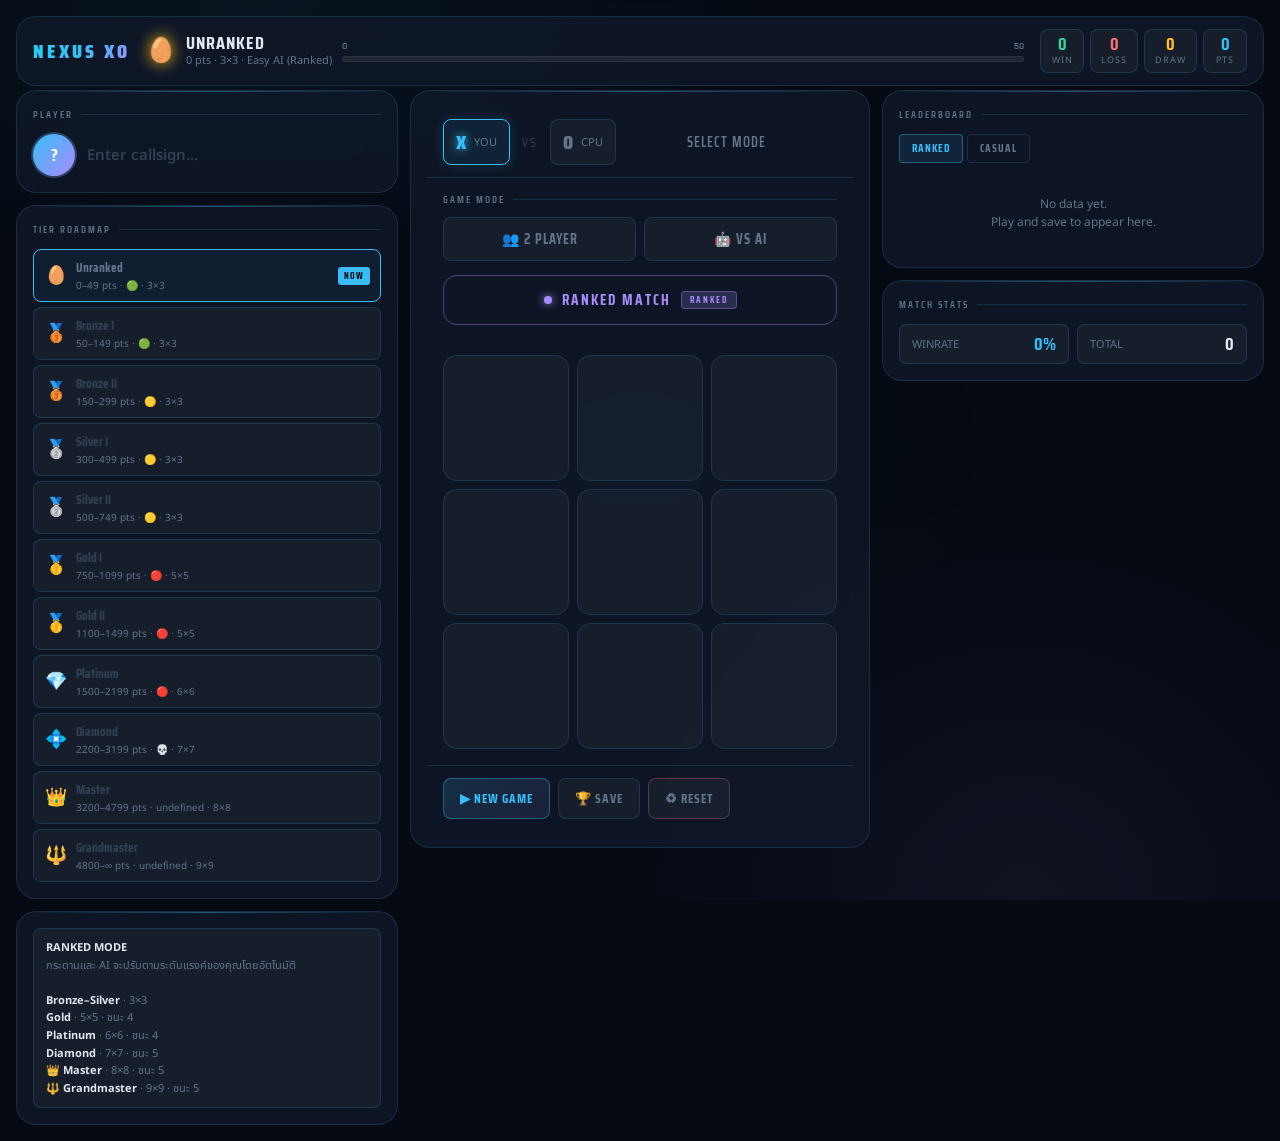
<file: index.html>
<!DOCTYPE html>
<html lang="th">
<head>
<meta charset="UTF-8">
<meta name="viewport" content="width=device-width, initial-scale=1.0">
<title>NEXUS XO — Competitive</title>
<link href="https://fonts.googleapis.com/css2?family=Rajdhani:wght@400;600;700&family=Saira+Condensed:wght@400;600;700;900&family=Noto+Sans+Thai:wght@400;600;700&display=swap" rel="stylesheet">
<link rel="stylesheet" href="nexus-xo.css">
</head>
<body>

<!-- TOAST -->
<div class="toast" id="toast"></div>

<!-- MATCH RESULT POPUP -->
<div class="popup-overlay" id="popupOverlay">
  <div class="popup" id="popup">
    <div class="result-eyebrow" id="popupEyebrow">MATCH RESULT</div>
    <div class="result-title" id="popupTitle">VICTORY</div>
    <div class="result-subtitle" id="popupSubtitle">ผู้เล่น X ชนะ</div>
    <div class="rankup-banner" id="rankupBanner">⚡ RANK UP!</div>
    <div class="result-xp-block">
      <div class="xp-delta" id="popupXpDelta">+0 PTS</div>
      <div class="result-bar-label">
        <span id="popupRankLabel">Bronze I</span>
        <span id="popupPtsLabel">0 pts</span>
      </div>
      <div class="result-xp-track"><div class="result-xp-fill" id="popupXpFill"></div></div>
    </div>
    <div class="popup-actions">
      <button class="popup-btn popup-btn-primary" onclick="popupPlayAgain()">▶ PLAY AGAIN</button>
      <button class="popup-btn popup-btn-secondary" onclick="closePopup()">✕ EXIT</button>
    </div>
  </div>
</div>

<div class="app">

<!-- TOP BAR -->
<div class="topbar">
  <div class="topbar-brand">NEXUS XO</div>
  <div class="topbar-rank-area">
    <div class="topbar-rank-row">
      <span class="rank-icon-lg" id="rankIcon">🥚</span>
      <div class="rank-info-block">
        <div class="rank-title" id="rankTitle">UNRANKED</div>
        <div class="rank-sub" id="rankSub">0 pts · 3×3 · Easy AI (Ranked)</div>
      </div>
      <div class="xp-bar-wrap">
        <div class="xp-bar-label">
          <span id="xpBarCur">0</span>
          <span id="xpBarNext">50</span>
        </div>
        <div class="xp-bar-track"><div class="xp-bar-fill" id="xpBarFill" style="width:0%"></div></div>
      </div>
    </div>
  </div>
  <div class="topbar-right">
    <div class="score-pills">
      <div class="score-pill win"><div class="score-pill-num" id="sx">0</div><div class="score-pill-lbl">WIN</div></div>
      <div class="score-pill loss"><div class="score-pill-num" id="so">0</div><div class="score-pill-lbl">LOSS</div></div>
      <div class="score-pill draw"><div class="score-pill-num" id="sd">0</div><div class="score-pill-lbl">DRAW</div></div>
      <div class="score-pill pts"><div class="score-pill-num" id="spTotal">0</div><div class="score-pill-lbl">PTS</div></div>
    </div>
  </div>
</div>

<!-- LEFT COLUMN -->
<div class="col-left">
  <div class="panel sidebar-section">
    <div class="panel-title">
      <div class="label">Player</div>
      <div class="section-line"></div>
    </div>
    <div class="player-card" style="padding:0">
      <div class="avatar" id="avatarLeft">?</div>
      <input class="player-name-input" type="text" id="playerName" placeholder="Enter callsign..." maxlength="16" oninput="updateName()">
    </div>
  </div>
  <div class="panel sidebar-section">
    <div class="panel-title">
      <div class="label">Tier Roadmap</div>
      <div class="section-line"></div>
    </div>
    <div class="tier-list" id="tierList"></div>
  </div>
  <div class="panel">
    <div class="help-tip">
      <strong>RANKED MODE</strong><br>
      กระดานและ AI จะปรับตามระดับแรงค์ของคุณโดยอัตโนมัติ<br><br>
      <strong>Bronze–Silver</strong> · 3×3<br>
      <strong>Gold</strong> · 5×5 · ชนะ 4<br>
      <strong>Platinum</strong> · 6×6 · ชนะ 4<br>
      <strong>Diamond</strong> · 7×7 · ชนะ 5<br>
      <strong>👑 Master</strong> · 8×8 · ชนะ 5<br>
      <strong>🔱 Grandmaster</strong> · 9×9 · ชนะ 5
    </div>
  </div>
</div>

<!-- CENTER COLUMN (GAME) -->
<div class="col-center">
  <div class="panel" id="gamePanel">
    <div class="game-header">
      <div class="vs-row">
        <div class="player-chip active-turn" id="chipX">
          <span class="chip-sym">X</span>
          <span class="chip-lbl" id="chipXLbl">YOU</span>
        </div>
        <span class="vs-divider">VS</span>
        <div class="player-chip" id="chipO">
          <span class="chip-sym">O</span>
          <span class="chip-lbl" id="chipOLbl">CPU</span>
        </div>
      </div>
      <div class="game-status-area">
        <div class="game-status" id="status">SELECT MODE</div>
        <div class="thinking-label" id="thinkingLabel">
          🤖 Thinking
          <div class="thinking-dots"><span></span><span></span><span></span></div>
        </div>
      </div>
    </div>

    <div class="mode-section">
      <div class="section-header">
        <div class="label">Game Mode</div>
        <div class="section-line"></div>
      </div>
      <div class="mode-row">
        <button class="mode-btn" onclick="setMode('player',this)"><span>👥 2 PLAYER</span></button>
        <button class="mode-btn" onclick="setMode('ai',this)"><span>🤖 VS AI</span></button>
      </div>
      <div id="aiLevelArea" style="display:none;margin-top:8px;">
        <div class="ai-level-row">
          <button class="ai-btn" onclick="setAILevel('easy',this)">🟢 EASY</button>
          <button class="ai-btn" onclick="setAILevel('medium',this)">🟡 MEDIUM</button>
          <button class="ai-btn" onclick="setAILevel('hard',this)">🔴 HARD</button>
        </div>
        <div class="ranked-ai-label" id="rankedAiLabel">⚔ RANKED AI · ADAPTIVE</div>
      </div>
    </div>

    <div class="ranked-section">
      <button class="ranked-toggle-btn" id="rankedBtn" onclick="toggleRanked()">
        <div class="ranked-dot" id="rankedDot"></div>
        <span>RANKED MATCH</span>
        <span class="ranked-badge">RANKED</span>
      </button>
      <div class="ranked-config-strip" id="rankedConfigInfo">
        <span class="cfg-tag" id="cfgSize">3×3</span>
        <span class="cfg-tag" id="cfgWin">WIN 3</span>
        <span class="cfg-tag" id="cfgAI">EASY AI</span>
      </div>
      <div class="pts-strip" id="ptsPreview">
        <span class="pts-w">WIN <span id="previewWin">+0</span></span>
        <span class="pts-d">DRAW <span id="previewDraw">+0</span></span>
        <span class="pts-l">LOSS <span id="previewLoss">0</span></span>
      </div>
    </div>

    <div class="board-wrap">
      <div class="board grid-3" id="board"></div>
    </div>

    <div class="game-footer">
      <button class="btn btn-primary" onclick="resetGame()">▶ NEW GAME</button>
      <button class="btn" onclick="saveToLeaderboard()">🏆 SAVE</button>
      <button class="btn btn-danger" onclick="resetScore()">♻ RESET</button>
    </div>
  </div>
</div>

<!-- RIGHT COLUMN -->
<div class="col-right">
  <div class="panel">
    <div class="panel-title">
      <div class="label">Leaderboard</div>
      <div class="section-line"></div>
    </div>
    <div class="lb-tabs">
      <button class="lb-tab active" onclick="switchLbTab('ranked',this)">RANKED</button>
      <button class="lb-tab" onclick="switchLbTab('casual',this)">CASUAL</button>
    </div>
    <div class="lb-list" id="lbList"></div>
  </div>
  <div class="panel">
    <div class="panel-title">
      <div class="label">Match Stats</div>
      <div class="section-line"></div>
    </div>
    <div style="display:grid;grid-template-columns:1fr 1fr;gap:8px;" id="statsGrid">
      <div class="score-pill" style="flex-direction:row;justify-content:space-between;padding:10px 12px;">
        <span style="font-size:11px;color:var(--sub);">WINRATE</span>
        <span class="score-pill-num" id="statWinrate" style="color:var(--neon-blue);">0%</span>
      </div>
      <div class="score-pill" style="flex-direction:row;justify-content:space-between;padding:10px 12px;">
        <span style="font-size:11px;color:var(--sub);">TOTAL</span>
        <span class="score-pill-num" id="statTotal" style="color:var(--text);">0</span>
      </div>
    </div>
  </div>
</div>

</div><!-- .app -->

<script src="nexus-xo.js"></script>
</body>

</html>
</file>
<file: nexus-xo.css>
/* ─── DESIGN TOKENS ─────────────────────────────────── */
:root{
    --bg:        #060a12;
    --bg2:       #0c1220;
    --bg3:       #101828;
    --surface:   rgba(16,24,40,0.85);
    --glass:     rgba(255,255,255,0.04);
    --border:    rgba(99,179,237,0.15);
    --border2:   rgba(167,139,250,0.2);
  
    --neon-blue:  #38bdf8;
    --neon-purple:#a78bfa;
    --neon-cyan:  #22d3ee;
    --neon-pink:  #f472b6;
    --neon-green: #34d399;
    --neon-red:   #f87171;
    --neon-gold:  #fbbf24;
    --neon-orange:#f97316;
    --neon-crimson:#e11d48;
  
    --text:  #e2e8f0;
    --sub:   #64748b;
    --dim:   #334155;
  
    --r-sm: 8px;
    --r-md: 14px;
    --r-lg: 20px;
    --r-xl: 28px;
  
    --t: 0.22s;
    --t-slow: 0.4s;
  }
  
  /* ─── RESET & BASE ───────────────────────────────────── */
  *,*::before,*::after{box-sizing:border-box;margin:0;padding:0}
  html{scroll-behavior:smooth}
  body{
    font-family:'Noto Sans Thai','Rajdhani',sans-serif;
    background:var(--bg);
    color:var(--text);
    min-height:100vh;
    overflow-x:hidden;
    position:relative;
  }
  
  /* ─── BACKGROUND MESH ───────────────────────────────── */
  body::before{
    content:'';position:fixed;inset:0;z-index:0;
    background:
      radial-gradient(ellipse 80% 60% at 20% 0%,rgba(56,189,248,0.06) 0%,transparent 60%),
      radial-gradient(ellipse 60% 80% at 80% 100%,rgba(167,139,250,0.07) 0%,transparent 60%),
      radial-gradient(ellipse 40% 40% at 50% 50%,rgba(34,211,238,0.03) 0%,transparent 70%);
    pointer-events:none;
  }
  /* scan lines */
  body::after{
    content:'';position:fixed;inset:0;z-index:0;
    background:repeating-linear-gradient(0deg,transparent,transparent 2px,rgba(0,0,0,0.03) 2px,rgba(0,0,0,0.03) 4px);
    pointer-events:none;
  }
  
  /* ─── LAYOUT ─────────────────────────────────────────── */
  .app{
    position:relative;z-index:1;
    display:grid;
    grid-template-columns:1fr minmax(320px,460px) 1fr;
    grid-template-rows:auto 1fr;
    gap:0;
    min-height:100vh;
    padding:16px;
    max-width:1400px;
    margin:0 auto;
  }
  .col-left{ grid-column:1; display:flex; flex-direction:column; gap:12px; padding-right:12px; }
  .col-center{ grid-column:2; display:flex; flex-direction:column; gap:12px; }
  .col-right{ grid-column:3; display:flex; flex-direction:column; gap:12px; padding-left:12px; }
  
  /* ─── PANEL / GLASS CARD ─────────────────────────────── */
  .panel{
    background:var(--surface);
    backdrop-filter:blur(20px);
    border:1px solid var(--border);
    border-radius:var(--r-lg);
    padding:16px;
    position:relative;
    overflow:hidden;
  }
  .panel::before{
    content:'';position:absolute;top:0;left:0;right:0;height:1px;
    background:linear-gradient(90deg,transparent,var(--neon-blue),transparent);
    opacity:0.4;
  }
  .panel.ranked-active{
    border-color:var(--neon-purple);
    box-shadow:0 0 0 1px rgba(167,139,250,0.3),0 0 40px rgba(167,139,250,0.12),inset 0 0 40px rgba(167,139,250,0.04);
    animation:ranked-breathe 3s ease-in-out infinite;
  }
  @keyframes ranked-breathe{
    0%,100%{box-shadow:0 0 0 1px rgba(167,139,250,0.3),0 0 40px rgba(167,139,250,0.12),inset 0 0 40px rgba(167,139,250,0.04)}
    50%   {box-shadow:0 0 0 1px rgba(167,139,250,0.5),0 0 60px rgba(167,139,250,0.2), inset 0 0 60px rgba(167,139,250,0.07)}
  }
  
  /* ─── TYPOGRAPHY ─────────────────────────────────────── */
  .label{
    font-family:'Saira Condensed',sans-serif;
    font-size:10px;letter-spacing:2px;text-transform:uppercase;
    color:var(--sub);font-weight:600;
  }
  .heading{
    font-family:'Saira Condensed',sans-serif;
    font-size:22px;font-weight:900;letter-spacing:1px;
    background:linear-gradient(135deg,var(--neon-blue),var(--neon-purple));
    -webkit-background-clip:text;-webkit-text-fill-color:transparent;
    background-clip:text;
  }
  
  /* ─── TOP BAR ────────────────────────────────────────── */
  .topbar{
    grid-column:1/-1;
    display:flex;align-items:center;gap:16px;
    padding:12px 16px;
    background:var(--surface);
    backdrop-filter:blur(20px);
    border:1px solid var(--border);
    border-radius:var(--r-lg);
    margin-bottom:4px;
  }
  .topbar-brand{
    font-family:'Saira Condensed',sans-serif;
    font-size:20px;font-weight:900;letter-spacing:3px;
    background:linear-gradient(135deg,var(--neon-cyan),var(--neon-blue),var(--neon-purple));
    -webkit-background-clip:text;-webkit-text-fill-color:transparent;background-clip:text;
    white-space:nowrap;
  }
  .topbar-rank-area{flex:1;display:flex;flex-direction:column;gap:5px;min-width:0;}
  .topbar-rank-row{display:flex;align-items:center;gap:10px;}
  .rank-icon-lg{font-size:24px;filter:drop-shadow(0 0 8px var(--neon-gold));}
  .rank-info-block{}
  .rank-title{
    font-family:'Saira Condensed',sans-serif;
    font-size:18px;font-weight:700;letter-spacing:1px;
    color:var(--text);line-height:1;
  }
  .rank-sub{font-size:11px;color:var(--sub);}
  .xp-bar-wrap{flex:1;min-width:80px;}
  .xp-bar-label{
    display:flex;justify-content:space-between;
    font-size:10px;color:var(--sub);margin-bottom:4px;
    font-family:'Rajdhani',sans-serif;font-weight:600;
  }
  .xp-bar-track{
    height:6px;background:rgba(255,255,255,0.07);
    border-radius:3px;overflow:hidden;
    border:1px solid rgba(255,255,255,0.06);
  }
  .xp-bar-fill{
    height:100%;border-radius:3px;
    background:linear-gradient(90deg,var(--neon-blue),var(--neon-purple));
    transition:width var(--t-slow) cubic-bezier(0.4,0,0.2,1);
    box-shadow:0 0 8px rgba(56,189,248,0.5);
    position:relative;
  }
  .xp-bar-fill::after{
    content:'';position:absolute;top:0;right:0;bottom:0;width:12px;
    background:linear-gradient(90deg,transparent,rgba(255,255,255,0.4));
    animation:xp-shimmer 2s linear infinite;
  }
  @keyframes xp-shimmer{0%{opacity:0}50%{opacity:1}100%{opacity:0}}
  
  .topbar-right{display:flex;align-items:center;gap:8px;}
  .score-pills{display:flex;gap:6px;}
  .score-pill{
    display:flex;flex-direction:column;align-items:center;
    background:var(--glass);border:1px solid var(--border);
    border-radius:var(--r-sm);padding:5px 10px;min-width:44px;
  }
  .score-pill-num{
    font-family:'Saira Condensed',sans-serif;font-size:18px;font-weight:700;line-height:1;
  }
  .score-pill-lbl{font-size:9px;color:var(--sub);letter-spacing:1px;text-transform:uppercase;}
  .score-pill.win .score-pill-num{color:var(--neon-green);}
  .score-pill.loss .score-pill-num{color:var(--neon-red);}
  .score-pill.draw .score-pill-num{color:var(--neon-gold);}
  .score-pill.pts .score-pill-num{color:var(--neon-blue);}
  
  /* ─── PLAYER CARD ────────────────────────────────────── */
  .player-card{
    display:flex;align-items:center;gap:12px;
    padding:12px 14px;
  }
  .avatar{
    width:42px;height:42px;border-radius:50%;
    background:linear-gradient(135deg,var(--neon-blue),var(--neon-purple));
    display:flex;align-items:center;justify-content:center;
    font-family:'Saira Condensed',sans-serif;font-size:18px;font-weight:700;
    color:white;flex-shrink:0;position:relative;
  }
  .avatar::after{
    content:'';position:absolute;inset:-2px;border-radius:50%;
    background:linear-gradient(135deg,var(--neon-blue),var(--neon-purple));
    z-index:-1;opacity:0.3;
  }
  .player-name-input{
    flex:1;background:transparent;border:none;outline:none;
    font-family:'Noto Sans Thai','Rajdhani',sans-serif;font-size:15px;font-weight:600;
    color:var(--text);
  }
  .player-name-input::placeholder{color:var(--dim);}
  
  /* ─── MODE SELECTOR ──────────────────────────────────── */
  .mode-section{padding:14px 16px;}
  .section-header{
    display:flex;align-items:center;gap:8px;margin-bottom:10px;
  }
  .section-line{flex:1;height:1px;background:var(--border);}
  .mode-row{display:flex;gap:8px;}
  .mode-btn{
    flex:1;padding:10px 8px;
    background:var(--glass);border:1px solid var(--border);
    border-radius:var(--r-sm);
    font-family:'Saira Condensed',sans-serif;font-size:14px;font-weight:700;
    letter-spacing:1px;color:var(--sub);cursor:pointer;
    transition:all var(--t);position:relative;overflow:hidden;
    text-transform:uppercase;
  }
  .mode-btn::before{
    content:'';position:absolute;inset:0;
    background:linear-gradient(135deg,var(--neon-blue),var(--neon-purple));
    opacity:0;transition:opacity var(--t);
  }
  .mode-btn:hover{border-color:var(--neon-blue);color:var(--neon-blue);transform:translateY(-1px);}
  .mode-btn.active{border-color:var(--neon-blue);color:white;}
  .mode-btn.active::before{opacity:0.15;}
  .mode-btn span{position:relative;z-index:1;}
  
  /* AI level */
  .ai-level-row{display:flex;gap:6px;margin-top:8px;}
  .ai-btn{
    flex:1;padding:7px 4px;
    background:var(--glass);border:1px solid var(--border);
    border-radius:var(--r-sm);
    font-family:'Rajdhani',sans-serif;font-size:12px;font-weight:700;
    color:var(--sub);cursor:pointer;transition:all var(--t);
    text-align:center;
  }
  .ai-btn:hover{border-color:rgba(255,255,255,0.2);color:var(--text);}
  .ai-btn.active{border-color:var(--neon-purple);color:var(--neon-purple);background:rgba(167,139,250,0.1);}
  .ranked-ai-label{
    display:none;padding:8px 12px;border-radius:var(--r-sm);
    background:rgba(167,139,250,0.08);border:1px solid rgba(167,139,250,0.25);
    font-size:12px;color:var(--neon-purple);text-align:center;
    font-family:'Saira Condensed',sans-serif;letter-spacing:1px;
  }
  
  /* ─── RANKED BUTTON ──────────────────────────────────── */
  .ranked-section{padding:0 16px 14px;}
  .ranked-toggle-btn{
    width:100%;padding:12px;
    background:transparent;
    border:1px solid rgba(167,139,250,0.4);
    border-radius:var(--r-md);
    font-family:'Saira Condensed',sans-serif;font-size:15px;font-weight:700;
    letter-spacing:2px;text-transform:uppercase;
    color:var(--neon-purple);cursor:pointer;
    transition:all var(--t);
    display:flex;align-items:center;justify-content:center;gap:10px;
    position:relative;overflow:hidden;
  }
  .ranked-toggle-btn::before{
    content:'';position:absolute;inset:0;
    background:linear-gradient(135deg,rgba(167,139,250,0.1),rgba(56,189,248,0.05));
    opacity:0;transition:opacity var(--t);
  }
  .ranked-toggle-btn:hover{border-color:var(--neon-purple);transform:translateY(-1px);}
  .ranked-toggle-btn:hover::before{opacity:1;}
  .ranked-toggle-btn.active{
    border-color:var(--neon-purple);
    background:rgba(167,139,250,0.12);
    color:white;
    box-shadow:0 0 20px rgba(167,139,250,0.3);
    animation:ranked-btn-pulse 2.5s ease-in-out infinite;
  }
  @keyframes ranked-btn-pulse{
    0%,100%{box-shadow:0 0 20px rgba(167,139,250,0.3)}
    50%    {box-shadow:0 0 35px rgba(167,139,250,0.55)}
  }
  .ranked-dot{
    width:8px;height:8px;border-radius:50%;
    background:var(--neon-purple);
    box-shadow:0 0 8px var(--neon-purple);
    animation:dot-blink 1.5s ease-in-out infinite;
  }
  @keyframes dot-blink{0%,100%{opacity:1}50%{opacity:0.3}}
  .ranked-badge{
    display:inline-block;padding:1px 8px;border-radius:4px;
    background:rgba(167,139,250,0.2);
    font-size:9px;letter-spacing:2px;
    border:1px solid rgba(167,139,250,0.4);
  }
  
  /* ranked config strip */
  .ranked-config-strip{
    display:none;flex-wrap:wrap;gap:6px;padding:10px 16px;
    border-top:1px solid var(--border);
  }
  .ranked-config-strip.show{display:flex;}
  .cfg-tag{
    padding:4px 10px;border-radius:4px;
    background:rgba(56,189,248,0.07);border:1px solid rgba(56,189,248,0.2);
    font-family:'Saira Condensed',sans-serif;font-size:11px;font-weight:600;
    color:var(--neon-blue);letter-spacing:1px;
  }
  
  /* pts preview */
  .pts-strip{
    display:none;align-items:center;justify-content:center;gap:20px;
    padding:8px 16px;border-top:1px solid var(--border);
    font-family:'Saira Condensed',sans-serif;font-size:12px;letter-spacing:1px;
  }
  .pts-strip.show{display:flex;}
  .pts-w{color:var(--neon-green);}
  .pts-d{color:var(--neon-gold);}
  .pts-l{color:var(--neon-red);}
  
  /* ─── GAME AREA ──────────────────────────────────────── */
  .game-header{
    display:flex;align-items:center;justify-content:space-between;
    padding:12px 16px;border-bottom:1px solid var(--border);
  }
  .vs-row{display:flex;align-items:center;gap:12px;}
  .player-chip{
    display:flex;align-items:center;gap:8px;
    padding:6px 12px;border-radius:var(--r-sm);
    border:1px solid var(--border);background:var(--glass);
  }
  .player-chip.active-turn{
    border-color:var(--neon-blue);
    background:rgba(56,189,248,0.07);
    box-shadow:0 0 12px rgba(56,189,248,0.2);
  }
  .player-chip.active-turn .chip-sym{color:var(--neon-blue);text-shadow:0 0 10px var(--neon-blue);}
  .chip-sym{
    font-family:'Saira Condensed',sans-serif;font-size:20px;font-weight:900;
    color:var(--sub);transition:all var(--t);
  }
  .chip-lbl{font-size:11px;color:var(--sub);}
  .vs-divider{
    font-family:'Saira Condensed',sans-serif;font-size:13px;
    color:var(--dim);letter-spacing:2px;
  }
  .game-status-area{flex:1;text-align:center;}
  .game-status{
    font-family:'Saira Condensed',sans-serif;font-size:14px;font-weight:600;
    color:var(--sub);letter-spacing:1px;
  }
  .thinking-label{
    display:none;align-items:center;gap:6px;justify-content:center;
    font-family:'Saira Condensed',sans-serif;font-size:13px;
    color:var(--neon-purple);letter-spacing:1px;
  }
  .thinking-label.show{display:flex;}
  .thinking-dots span{
    display:inline-block;width:4px;height:4px;border-radius:50%;
    background:var(--neon-purple);margin:0 2px;
    animation:think-bounce 1.2s infinite;
  }
  .thinking-dots span:nth-child(2){animation-delay:.2s}
  .thinking-dots span:nth-child(3){animation-delay:.4s}
  @keyframes think-bounce{0%,80%,100%{transform:scale(0.6);opacity:0.4}40%{transform:scale(1);opacity:1}}
  
  /* ─── BOARD ──────────────────────────────────────────── */
  .board-wrap{
    padding:16px;flex:1;display:flex;align-items:center;justify-content:center;
  }
  .board{
    display:grid;gap:8px;
    width:100%;max-width:420px;
    transition:all 0.35s cubic-bezier(0.4,0,0.2,1);
  }
  .board.grid-3{grid-template-columns:repeat(3,1fr);}
  .board.grid-4{grid-template-columns:repeat(4,1fr);}
  .board.grid-5{grid-template-columns:repeat(5,1fr);}
  .board.grid-6{grid-template-columns:repeat(6,1fr);gap:6px;}
  .board.grid-7{grid-template-columns:repeat(7,1fr);gap:5px;}
  .board.grid-8{grid-template-columns:repeat(8,1fr);gap:4px;}
  .board.grid-9{grid-template-columns:repeat(9,1fr);gap:3px;}
  
  .cell{
    aspect-ratio:1;
    background:var(--glass);
    border:1px solid var(--border);
    border-radius:var(--r-sm);
    display:flex;align-items:center;justify-content:center;
    cursor:pointer;
    font-family:'Saira Condensed',sans-serif;font-weight:900;
    transition:all var(--t);
    position:relative;overflow:hidden;
    user-select:none;
  }
  .board.grid-3 .cell{font-size:32px;border-radius:var(--r-md);}
  .board.grid-4 .cell{font-size:24px;}
  .board.grid-5 .cell{font-size:20px;}
  .board.grid-6 .cell{font-size:16px;border-radius:6px;}
  .board.grid-7 .cell{font-size:14px;border-radius:5px;}
  .board.grid-8 .cell{font-size:12px;border-radius:4px;gap:5px;}
  .board.grid-9 .cell{font-size:11px;border-radius:3px;}
  
  /* ripple */
  .cell::after{
    content:'';position:absolute;inset:50%;border-radius:50%;
    background:rgba(56,189,248,0.25);
    transform:scale(0);transition:all 0.4s;
    pointer-events:none;
  }
  .cell:not(.taken):hover{
    border-color:rgba(56,189,248,0.35);
    background:rgba(56,189,248,0.06);
    transform:scale(1.03);
    box-shadow:0 0 12px rgba(56,189,248,0.12);
  }
  .cell.taken{cursor:default;}
  .cell.sym-x{color:var(--neon-blue);text-shadow:0 0 14px rgba(56,189,248,0.7);}
  .cell.sym-o{color:var(--neon-purple);text-shadow:0 0 14px rgba(167,139,250,0.7);}
  .cell.win{
    background:rgba(56,189,248,0.1);
    border-color:var(--neon-blue);
    box-shadow:0 0 18px rgba(56,189,248,0.35),inset 0 0 12px rgba(56,189,248,0.08);
    animation:cell-win-glow 0.4s ease forwards;
  }
  .cell.win.sym-o{
    background:rgba(167,139,250,0.1);
    border-color:var(--neon-purple);
    box-shadow:0 0 18px rgba(167,139,250,0.35),inset 0 0 12px rgba(167,139,250,0.08);
  }
  @keyframes cell-win-glow{
    0%{transform:scale(0.88)}60%{transform:scale(1.06)}100%{transform:scale(1)}
  }
  
  /* cell enter animation */
  .cell.appear{animation:cell-appear 0.25s ease both;}
  @keyframes cell-appear{from{opacity:0;transform:scale(0.7)}to{opacity:1;transform:scale(1)}}
  
  /* ─── GAME FOOTER ────────────────────────────────────── */
  .game-footer{
    display:flex;gap:8px;padding:12px 16px;
    border-top:1px solid var(--border);
  }
  .btn{
    padding:9px 16px;border-radius:var(--r-sm);
    font-family:'Saira Condensed',sans-serif;font-size:13px;font-weight:700;
    letter-spacing:1px;text-transform:uppercase;cursor:pointer;
    transition:all var(--t);border:1px solid var(--border);
    background:var(--glass);color:var(--sub);
    position:relative;overflow:hidden;
  }
  .btn::after{
    content:'';position:absolute;inset:50%;border-radius:50%;
    background:rgba(255,255,255,0.15);transform:scale(0);
    transition:all 0.5s;pointer-events:none;
  }
  .btn:active::after{inset:-50%;transform:scale(1);opacity:0;transition:0s;}
  .btn:hover{color:var(--text);border-color:rgba(255,255,255,0.2);transform:translateY(-1px);}
  .btn-primary{
    background:linear-gradient(135deg,rgba(56,189,248,0.15),rgba(167,139,250,0.1));
    border-color:rgba(56,189,248,0.4);color:var(--neon-blue);
  }
  .btn-primary:hover{box-shadow:0 0 16px rgba(56,189,248,0.25);}
  .btn-danger{border-color:rgba(248,113,113,0.3);color:var(--sub);}
  .btn-danger:hover{border-color:var(--neon-red);color:var(--neon-red);}
  
  /* ─── LEADERBOARD PANEL ──────────────────────────────── */
  .panel-title{
    display:flex;align-items:center;gap:8px;margin-bottom:12px;
  }
  .panel-title-text{
    font-family:'Saira Condensed',sans-serif;font-size:14px;font-weight:700;
    letter-spacing:2px;text-transform:uppercase;color:var(--sub);
  }
  .lb-tabs{display:flex;gap:4px;margin-bottom:12px;}
  .lb-tab{
    padding:5px 12px;border-radius:4px;font-family:'Saira Condensed',sans-serif;
    font-size:11px;font-weight:700;letter-spacing:1px;cursor:pointer;
    background:transparent;border:1px solid var(--border);color:var(--sub);
    transition:all var(--t);
  }
  .lb-tab.active{
    background:rgba(56,189,248,0.1);
    border-color:rgba(56,189,248,0.4);color:var(--neon-blue);
  }
  .lb-list{display:flex;flex-direction:column;gap:6px;}
  .lb-item{
    display:flex;align-items:center;gap:10px;
    padding:9px 12px;border-radius:var(--r-sm);
    background:var(--glass);border:1px solid var(--border);
    transition:all var(--t);
  }
  .lb-item:hover{border-color:rgba(56,189,248,0.2);background:rgba(56,189,248,0.04);}
  .lb-item:nth-child(1){border-color:rgba(251,191,36,0.3);}
  .lb-item:nth-child(2){border-color:rgba(148,163,184,0.3);}
  .lb-item:nth-child(3){border-color:rgba(205,127,50,0.25);}
  .lb-pos{
    font-family:'Saira Condensed',sans-serif;font-size:14px;font-weight:700;
    color:var(--sub);min-width:22px;text-align:center;
  }
  .lb-avatar{
    width:30px;height:30px;border-radius:50%;flex-shrink:0;
    display:flex;align-items:center;justify-content:center;
    font-family:'Saira Condensed',sans-serif;font-size:13px;font-weight:700;
    color:white;border:1px solid rgba(255,255,255,0.1);
  }
  .lb-name-block{flex:1;min-width:0;}
  .lb-name{font-size:13px;font-weight:600;white-space:nowrap;overflow:hidden;text-overflow:ellipsis;}
  .lb-tier-row{font-size:10px;color:var(--sub);}
  .lb-pts-block{text-align:right;}
  .lb-pts-num{
    font-family:'Saira Condensed',sans-serif;font-size:16px;font-weight:700;
    color:var(--neon-blue);line-height:1;
  }
  .lb-pts-lbl{font-size:9px;color:var(--sub);letter-spacing:1px;}
  .lb-empty{color:var(--sub);font-size:12px;text-align:center;padding:20px 0;}
  
  /* tier list in right panel */
  .tier-list{display:flex;flex-direction:column;gap:5px;}
  .tier-row{
    display:flex;align-items:center;gap:8px;
    padding:7px 10px;border-radius:var(--r-sm);
    background:var(--glass);border:1px solid var(--border);
    transition:all var(--t);
  }
  .tier-row.current{
    border-color:var(--neon-blue);
    background:rgba(56,189,248,0.06);
  }
  .tier-icon{font-size:18px;min-width:24px;text-align:center;}
  .tier-info{flex:1;}
  .tier-name-txt{font-family:'Saira Condensed',sans-serif;font-size:13px;font-weight:700;}
  .tier-details-txt{font-size:10px;color:var(--sub);}
  .tier-now{
    padding:2px 6px;border-radius:3px;
    font-family:'Saira Condensed',sans-serif;font-size:9px;font-weight:700;letter-spacing:1px;
    background:var(--neon-blue);color:var(--bg);
  }
  
  /* ─── MATCH RESULT POPUP ─────────────────────────────── */
  .popup-overlay{
    position:fixed;inset:0;z-index:100;
    background:rgba(6,10,18,0.85);
    backdrop-filter:blur(8px);
    display:flex;align-items:center;justify-content:center;
    opacity:0;pointer-events:none;
    transition:opacity var(--t-slow);
  }
  .popup-overlay.show{opacity:1;pointer-events:all;}
  .popup{
    width:min(440px,92vw);
    background:var(--bg2);
    border:1px solid var(--border);
    border-radius:var(--r-xl);
    padding:32px;
    text-align:center;
    position:relative;overflow:hidden;
    transform:scale(0.88) translateY(20px);
    transition:transform var(--t-slow) cubic-bezier(0.34,1.56,0.64,1);
  }
  .popup-overlay.show .popup{transform:scale(1) translateY(0);}
  .popup::before{
    content:'';position:absolute;top:0;left:0;right:0;height:2px;
    background:linear-gradient(90deg,transparent,var(--neon-blue),var(--neon-purple),transparent);
  }
  
  /* result type styles */
  .popup.victory::before{background:linear-gradient(90deg,transparent,var(--neon-green),var(--neon-blue),transparent);}
  .popup.victory .result-title{color:var(--neon-green);text-shadow:0 0 40px rgba(52,211,153,0.5);}
  .popup.defeat::before{background:linear-gradient(90deg,transparent,var(--neon-red),transparent);}
  .popup.defeat .result-title{color:var(--neon-red);text-shadow:0 0 40px rgba(248,113,113,0.5);}
  .popup.draw .result-title{color:var(--neon-gold);text-shadow:0 0 40px rgba(251,191,36,0.5);}
  
  /* rank-up glow on popup */
  .popup.rankup{
    border-color:var(--neon-purple);
    box-shadow:0 0 0 1px rgba(167,139,250,0.5),0 0 80px rgba(167,139,250,0.25);
    animation:popup-rankup 0.6s ease;
  }
  @keyframes popup-rankup{
    0%{box-shadow:0 0 0 0 rgba(167,139,250,0.8)}
    100%{box-shadow:0 0 0 30px rgba(167,139,250,0)}
  }
  .result-eyebrow{
    font-family:'Saira Condensed',sans-serif;font-size:11px;letter-spacing:3px;
    color:var(--sub);margin-bottom:8px;text-transform:uppercase;
  }
  .result-title{
    font-family:'Saira Condensed',sans-serif;font-size:52px;font-weight:900;
    letter-spacing:2px;line-height:1;margin-bottom:6px;
  }
  .result-subtitle{font-size:13px;color:var(--sub);margin-bottom:20px;}
  
  .result-xp-block{
    background:var(--glass);border:1px solid var(--border);border-radius:var(--r-md);
    padding:16px;margin-bottom:16px;
  }
  .xp-delta{
    font-family:'Saira Condensed',sans-serif;font-size:36px;font-weight:700;
    color:var(--neon-blue);margin-bottom:10px;
  }
  .xp-delta.positive{color:var(--neon-green);}
  .xp-delta.negative{color:var(--neon-red);}
  .result-bar-label{
    display:flex;justify-content:space-between;
    font-size:10px;color:var(--sub);margin-bottom:5px;
    font-family:'Saira Condensed',sans-serif;letter-spacing:1px;
  }
  .result-xp-track{
    height:8px;background:rgba(255,255,255,0.06);border-radius:4px;overflow:hidden;
  }
  .result-xp-fill{
    height:100%;border-radius:4px;
    background:linear-gradient(90deg,var(--neon-blue),var(--neon-purple));
    width:0%;transition:width 0.8s 0.4s cubic-bezier(0.4,0,0.2,1);
    box-shadow:0 0 8px rgba(56,189,248,0.5);
  }
  
  /* rank up banner inside popup */
  .rankup-banner{
    display:none;
    background:linear-gradient(135deg,rgba(167,139,250,0.15),rgba(56,189,248,0.1));
    border:1px solid rgba(167,139,250,0.4);
    border-radius:var(--r-sm);padding:12px;margin-bottom:16px;
    font-family:'Saira Condensed',sans-serif;font-size:16px;font-weight:700;
    letter-spacing:2px;color:var(--neon-purple);
    animation:rankup-banner-glow 1.5s ease-in-out infinite;
  }
  .rankup-banner.show{display:block;}
  @keyframes rankup-banner-glow{
    0%,100%{box-shadow:0 0 12px rgba(167,139,250,0.2)}
    50%    {box-shadow:0 0 24px rgba(167,139,250,0.5)}
  }
  .popup-actions{display:flex;gap:10px;}
  .popup-btn{
    flex:1;padding:12px;border-radius:var(--r-sm);
    font-family:'Saira Condensed',sans-serif;font-size:15px;font-weight:700;
    letter-spacing:2px;text-transform:uppercase;cursor:pointer;
    transition:all var(--t);border:none;
  }
  .popup-btn-primary{
    background:linear-gradient(135deg,var(--neon-blue),var(--neon-purple));
    color:white;box-shadow:0 4px 20px rgba(56,189,248,0.3);
  }
  .popup-btn-primary:hover{box-shadow:0 6px 28px rgba(56,189,248,0.5);transform:translateY(-1px);}
  .popup-btn-secondary{
    background:var(--glass);border:1px solid var(--border);
    color:var(--sub);
  }
  .popup-btn-secondary:hover{border-color:rgba(255,255,255,0.2);color:var(--text);}
  
  /* ─── TOAST NOTIFICATION ─────────────────────────────── */
  .toast{
    position:fixed;top:20px;left:50%;
    transform:translateX(-50%) translateY(-80px);
    background:var(--bg2);border:1px solid var(--border);
    border-radius:50px;padding:10px 24px;
    font-family:'Saira Condensed',sans-serif;font-size:14px;font-weight:600;
    letter-spacing:1px;color:var(--text);
    z-index:200;box-shadow:0 8px 32px rgba(0,0,0,0.4);
    transition:transform var(--t-slow) cubic-bezier(0.34,1.56,0.64,1);
    white-space:nowrap;
  }
  .toast.show{transform:translateX(-50%) translateY(0);}
  
  /* floating xp */
  .xp-float{
    position:fixed;pointer-events:none;z-index:150;
    font-family:'Saira Condensed',sans-serif;font-size:22px;font-weight:700;
    letter-spacing:1px;animation:float-up 1.3s ease forwards;
  }
  @keyframes float-up{
    0%  {opacity:1;transform:translateY(0) scale(1)}
    80% {opacity:1}
    100%{opacity:0;transform:translateY(-70px) scale(1.2)}
  }
  
  /* ─── RANK-UP PARTICLE BURST ─────────────────────────── */
  .rankup-particle{
    position:fixed;pointer-events:none;z-index:180;
    width:6px;height:6px;border-radius:50%;
    animation:particle-burst 0.8s ease-out forwards;
  }
  @keyframes particle-burst{
    0%  {opacity:1;transform:scale(1)}
    100%{opacity:0;transform:var(--particle-end) scale(0)}
  }
  
  /* ─── SCROLLBAR ──────────────────────────────────────── */
  ::-webkit-scrollbar{width:4px}
  ::-webkit-scrollbar-track{background:transparent}
  ::-webkit-scrollbar-thumb{background:var(--border);border-radius:2px}
  
  /* ─── RESPONSIVE ─────────────────────────────────────── */
  @media(max-width:1100px){
    .app{grid-template-columns:1fr minmax(300px,420px) 1fr;}
    .col-left,.col-right{display:none;}
  }
  @media(max-width:720px){
    .app{
      grid-template-columns:1fr;
      grid-template-rows:auto;
      padding:10px;gap:10px;
    }
    .col-center{grid-column:1;}
    .topbar{gap:10px;}
    .topbar-brand{font-size:16px;}
    .score-pills{gap:4px;}
    .score-pill{padding:4px 7px;min-width:36px;}
    .board.grid-3 .cell{font-size:28px;}
  }
  
  /* sidebar helper sections */
  .sidebar-section{margin-bottom:0;}
  .help-tip{
    padding:10px 12px;border-radius:var(--r-sm);
    background:var(--glass);border:1px solid var(--border);
    font-size:11px;color:var(--sub);line-height:1.6;
  }
  .help-tip strong{color:var(--text);}
</file>
